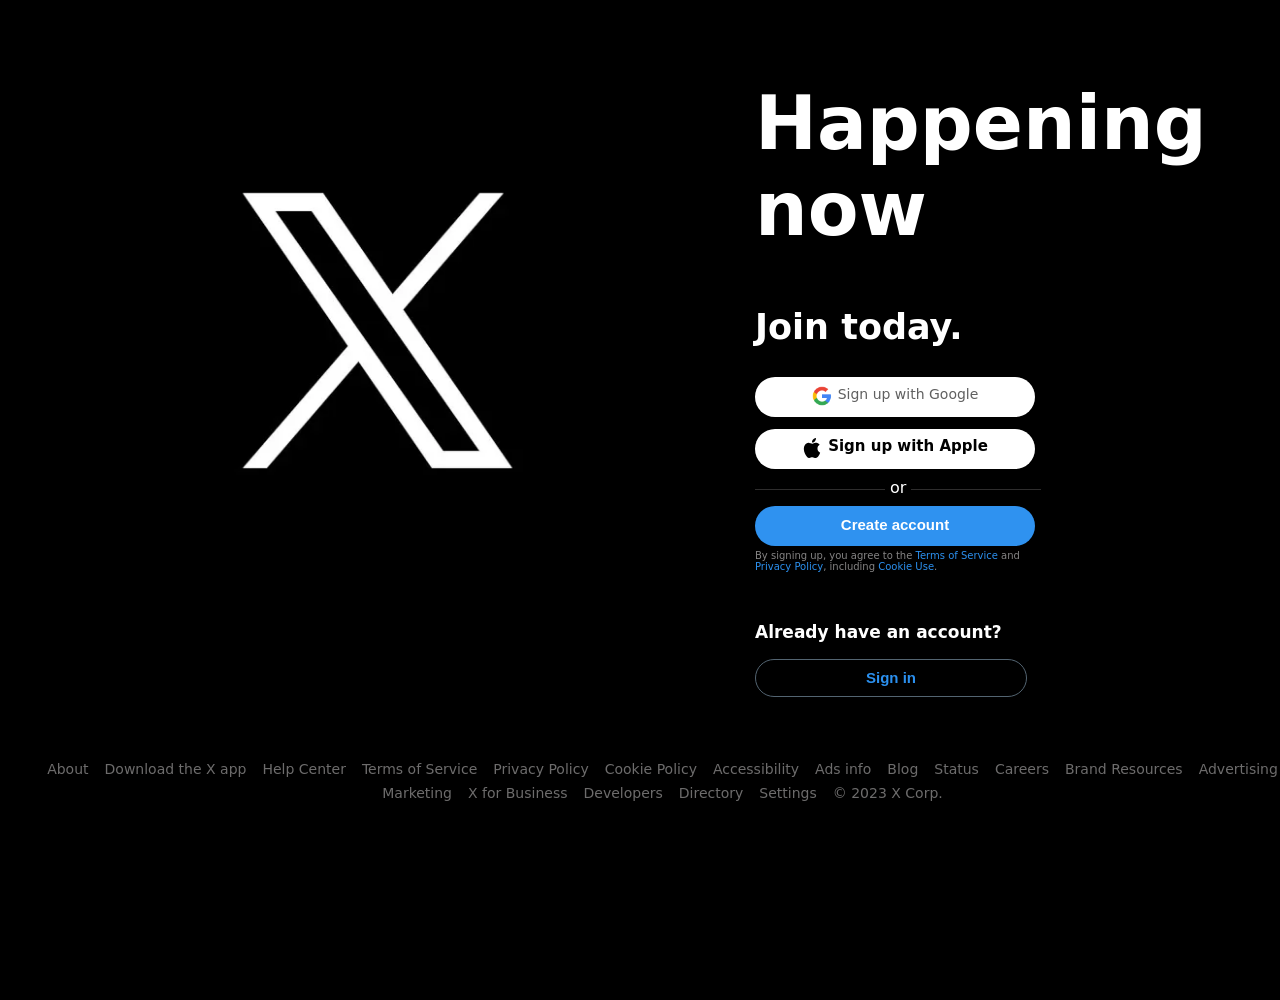
<file: Twitter-Project/index.html>
<!DOCTYPE html>
<html lang="en">
    <head>
        <meta charset="UTF-8">
        <meta name="viewport" content="width=device-width, initial-scale=1.0">
        <title>Twitter Clone</title>
        <link rel="icon" type="image/avif" href="Favicon-icon/Twitter.avif">
        <link rel="stylesheet" href="styles/01-top-section.css">
        <link rel="stylesheet" href="styles/03-footer.css">
        <link rel="stylesheet" href="styles/02-middle-section.css">
        <link rel="stylesheet" href="styles/Body.css">
    </head>
    <body>
        <!-- Yo chai twitter ko clone ho -->
        <div class="twitter-grid"> <!-- Yo chai main div ho yasle aaru div yas vitrw xa -->
            <div class="twitter-preview">
                <div class="twitter-logo"> <!-- yo div le twitter ko logo matrai hold garey ko xa -->
                    <img class="tweet-logo" src="logo/twitter.webp" alt="">
                </div>
                <div class="side-now">  <!-- ani yo div le chai tyo login wala section lai hold garey ko xa, jastai ki google ko signin rw apple sanga login  -->
                    <span class="happening">Happening now</span>
                    <span class="join">Join today.</span>
                    <div class="google-login-box">
                        <span>
                            <img class="google-logo" src="logo/google.webp" alt="Google-Logo">
                        </span>
                        <span class="Google-sign-up">
                            Sign up with Google
                        </span>
                    </div>
                    <div class="apple-login-box">
                        <span>
                            <a href=""><img class="google-logo" src="logo/apple-logo.svg" alt="Apple-Logo"></a>
                        </span>
                        <span class="Apple-sign-up">
                            Sign up with Apple
                        </span>
                    </div>
                    <div class="or-box">
                        <div class="empty"> </div>
                        <div class="or">or</div>
                        <div class="empty"></div>
                    </div>
                    <button class="create">Create account</button> <!-- yo div ma account create garni dekhi liyerw already account xa ki nai vaney wala section matrw hold garey ko xa -->
                    <div class="agreement">
                        By signing up, you agree to the <a href="" class="service">Terms of Service</a> and <a href="" class="service">Privacy Policy</a>, including <a href="" class="service">Cookie Use</a>.
                    </div>
                    <div class="already-account">
                        <p class="text-already-account">Already have an account?</p>
                        <button class="Sign-in-button">Sign in</button>
                    </div>
                </div>
            </div>
        </div>
            <!-- Yasma chai page ko tala ko nav haru sabai add xa -->
        <nav class="footer">
            <a href="" class="footer-button first-footer-button">About</a>
            <a href="" class="footer-button">Download the X app</a>
            <a href="" class="footer-button">Help Center</a>
            <a href="" class="footer-button">Terms of Service</a>
            <a href="" class="footer-button">Privacy Policy</a>
            <a href="" class="footer-button">Cookie Policy</a>
            <a href="" class="footer-button">Accessibility</a>
            <a href="" class="footer-button">Ads info</a>
            <a href="" class="footer-button">Blog</a>
            <a href="" class="footer-button">Status</a>
            <a href="" class="footer-button">Careers</a>
            <a href="" class="footer-button">Brand Resources</a>
            <a href="" class="footer-button">Advertising</a>
            <a href="" class="footer-button">Marketing</a>
            <a href="" class="footer-button">X for Business</a>
            <a href="" class="footer-button">Developers</a>
            <a href="" class="footer-button">Directory</a>
            <a href="" class="footer-button">Settings</a>
            <a href="" class="footer-button last-footer-button">&copy; 2023 X Corp.</a>
        </nav>
    </body>
</html>
</file>
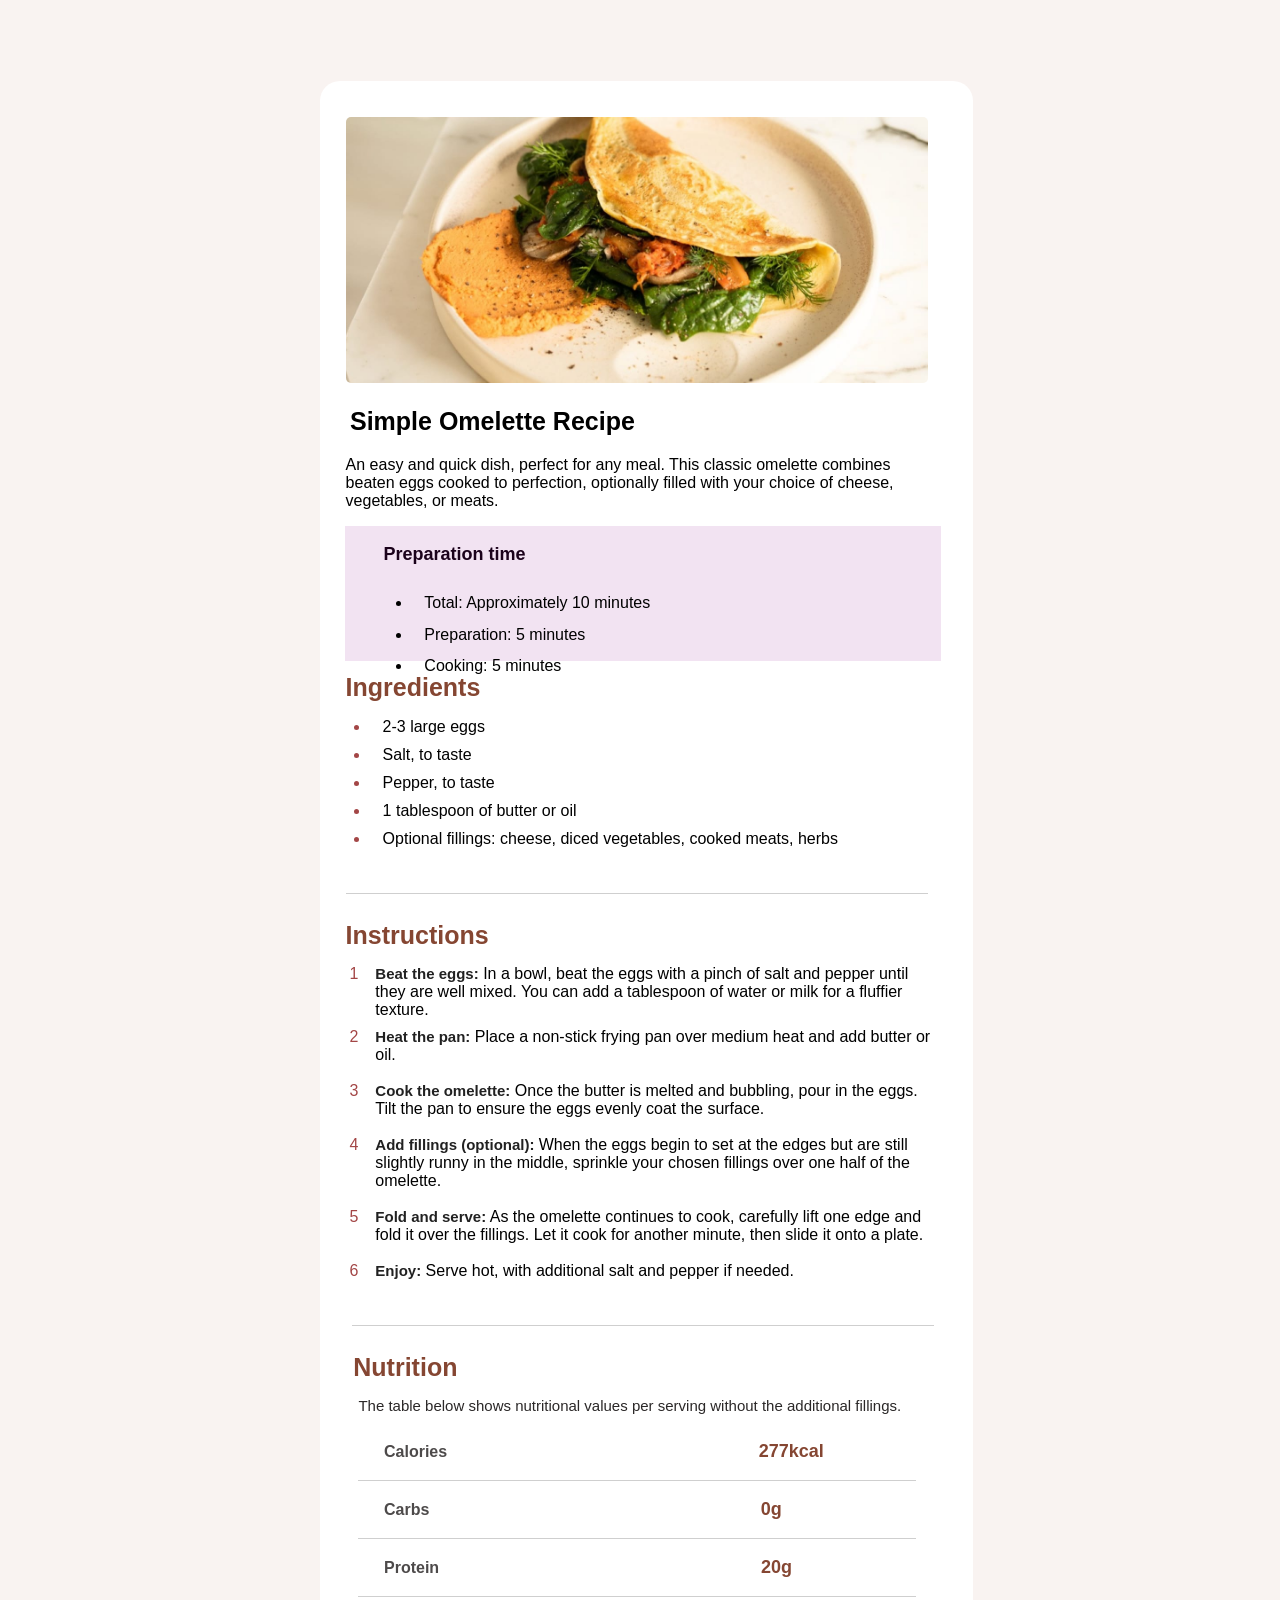
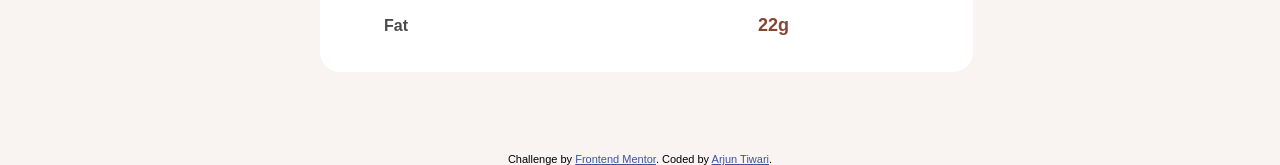
<file: index/index/index.html>
<!DOCTYPE html>
<html lang="en">
<head>
  <meta charset="UTF-8">
  <meta name="viewport" content="width=device-width, initial-scale=1.0"> <!-- displays site properly based on user's device -->

  <link rel="icon" type="image/png" sizes="32x32" href="../assets/images/favicon-32x32.png">
  <link rel="stylesheet" href="../styles/normal.css">
  
  <title>Frontend Mentor | Recipe page</title>

  <!-- Feel free to remove these styles or customise in your own stylesheet 👍 -->
  <style>

  </style>
</head>
<body>
  <div class="full-page-body-part">
    <div class="recipe-introduction">
      <div class="omelette-image">
        <img class="omelette-image" src="../assets/images/image-omelette.jpeg" alt="omelette-image">
      </div>
      <p class="simple-omelette-text">Simple Omelette Recipe</p>
      <p class="recipe-introduction-text">An easy and quick dish, perfect for any meal. This classic omelette combines beaten eggs cooked to perfection, optionally filled with your choice of cheese, vegetables, or meats.</p>
      <div class="preparation-detail">
        <div class="allItem-warp">
          <div class="preparation-time-text">
            Preparation time
          </div>
          <div class="preparation-list">
            <ul>
              <li>
                Total: Approximately 10 minutes
              </li>
              <li>
                Preparation: 5 minutes
              </li>
              <li>
                Cooking: 5 minutes
              </li>
            </ul>
          </div>
        </div>
        <div class="ingredients">
          <div class="ingredients-text">
            Ingredients
          </div>
          <div class="ingredients-list">
            <ul>
              <li>
                <span>2-3 large eggs</span>                
              </li>
              <li>
                <span>Salt, to taste</span>                
              </li>
              <li>
                <span>Pepper, to taste</span>                
              </li>
              <li>
                <span>1 tablespoon of butter or oil</span>                
              </li>
              <li>
                <span>Optional fillings: cheese, diced vegetables, cooked meats, herbs</span>                
              </li>
            </ul>
          </div>
        </div>
        <div class="borderline"></div>
        <div class="instruction">
          <div class="instruction-heading">Instructions</div>
          <div class="step-by-step-instruction">
            <div class="beat-egg">
              <div>1</div>
              <div class="beat-egg-process"><span class="beat">Beat the eggs:</span> In a bowl, beat the eggs with a pinch of salt and pepper until they are well mixed. 
                You can add a tablespoon of water or milk for a fluffier texture.</div>
            </div>
            <div class="beat-egg">
              <div>2</div>
              <div class="beat-egg-process"><span class="beat">Heat the pan:</span> Place a non-stick frying pan over medium heat and add butter or oil.</div>
            </div>
            <div class="beat-egg">
              <div>3</div>              
              <div class="beat-egg-process"><span class="beat">Cook the omelette:</span> Once the butter is melted and bubbling, pour in the eggs. Tilt the pan to ensure 
                the eggs evenly coat the surface.</div>
            </div>
            <div class="beat-egg">
              <div>4</div>              
              <div class="beat-egg-process"><span class="beat">Add fillings (optional): </span>When the eggs begin to set at the edges but are still slightly runny in the 
                middle, sprinkle your chosen fillings over one half of the omelette.</div>
            </div>
            <div class="beat-egg">
              <div>5</div>              
              <div class="beat-egg-process"><span class="beat">Fold and serve:</span> As the omelette continues to cook, carefully lift one edge and fold it over the 
                fillings. Let it cook for another minute, then slide it onto a plate.</div>
            </div>
            <div class="beat-egg">
              <div>6</div>              
              <div class="beat-egg-process"><span class="beat">Enjoy:</span> Serve hot, with additional salt and pepper if needed.</div>
            </div>
          </div>
          <div class="borderline1"></div>
          <div class="nutrition-table">
            <div class="nutrition-heading">Nutrition</div>
            <div class="table-intro">
              The table below shows nutritional values per serving without the additional fillings.
            </div>
            <div class="calories-count">
              <span class="calories">Calories</span>
              <span class="calories-gram">277kcal</span>
              <div class="borderline2"></div>
              <div class="carbs-all-wrap">
                <span class="carbs"> Carbs</span>
                <span  class="carbs-gram">0g</span>
              </div>
              <div class="borderline3"></div>
              <div class="protein-count">
                <span class="protein">Protein</span>
                <span  class="protein-gram">20g</span>
              </div>
              <div class="borderline4"></div>
              <div class="fat-count">
                <span class="fat">Fat</span>
                <span class="fat-gram">22g</span>
              </div>
            </div>
          </div>
        </div>
      </div>
    </div>
  </div>

  <div class="nothing">
    <div class="checking1"></div>
    <div class="checking2"></div>
    <div class="checking3"></div>
    <div class="checking4"></div>
    <div class="checking5"></div>
    <div class="checking6"></div>
  </div>

  <div class="attribution">
    Challenge by <a href="https://www.frontendmentor.io?ref=challenge" target="_blank">Frontend Mentor</a>. 
    Coded by <a href="#">Arjun Tiwari</a>.
  </div>
</body>
</html>
</file>
<file: Twitter-Project/styles/01-top-section.css>
.twitter-preview{
  display: flex;
}
.tweet-logo{
  height: 290px;
  width: 395px;
  object-fit: cover;
  margin-top: 185px;
  margin-left: 180px;
  object-fit: cover;
}
.side-now{
  margin-left: 180px;
}
.happening{
  margin-top: 80px;
  display: flex;
  font-size: 74px;
  font-weight: bold;
  line-height: -1.5px;
}
.join{
  display: flex;
  font-weight: bold;
  margin-top: 55px;
  font-size: 35px;
}
</file>
<file: Twitter-Project/styles/03-footer.css>
.footer{
  display: flex;
  align-items: stretch;
  flex-direction: row;
  justify-content: center;
  width: 1317px;
  height: 48px;
  margin-top: 60px;
  flex-wrap: wrap;
}
.footer-button{
  font-size: 14px;
  text-decoration: none;
  margin: 4px;
  margin-left: 12px;
  color: rgb(109, 108, 108);
}
.footer-button:hover{
  text-decoration: underline;
}
</file>
<file: Twitter-Project/styles/02-middle-section.css>
.apple-login-box,
.google-login-box{
    display: flex;
    justify-content: center;
    align-items: center;
    border-radius: 25px;
    height: 40px;
    width: 280px;
    background-color: white;
    margin-top: 30px;
    cursor: pointer;
}
.apple-login-box{
    margin-top: 12px;
}
.apple-logo,
.google-logo{
    height: 20px;
    width: 20px;
    margin-right: 6px;
    margin-bottom: -1.5px;
    object-fit: cover;
}
.apple-logo{
    height: 30px;
    width: 30px;
}
.Apple-sign-up,
.Google-sign-up{
    color: rgb(96, 96, 96);
    font-weight: 500;
    font-size: 14px;
    margin-bottom: 6px;
}
.Apple-sign-up{
    color: black;
    font-size: 15px;
    font-weight: 700;
}
.apple-login-box{
    cursor: pointer;
    transition: 2s;
}
.apple-login-box:hover{
    background-color: rgb(240, 240, 240);
}
.or-box{
    display: flex;
    margin-top: 4px;
    margin-bottom: 4px;
    align-items: center;
}
.empty{
    height: 1px;
    width: 130px;
    background-color: rgb(46, 45, 45);
    margin-top: 4px;
    z-index: 1;
}
.or{
    padding: 5px;
    background-color: black;
    z-index: 2;
}
.create{
    display: flex;
    justify-content: center;
    align-items: center;
    height: 40px;
    width: 280px;
    border: none;
    border-radius: 25px;
    font-size: 15px;
    padding-bottom: 5px;
    font-weight: 700;
    color: white;
    background-color: rgba(50, 156, 255, 0.941);
    cursor: pointer;
    transition: 0.4s;
}
.create:hover{
    background-color: rgb(33, 143, 246);
}
.agreement{
    font-weight: 500;
    width: 280px;
    margin-top: 4px;
    font-size: 10px;
    color: rgb(133, 132, 132);
}
.service{
    text-decoration: none;
    color: rgb(43, 144, 239);
}
.service:hover{
    text-decoration: underline;
}
.already-account{
    margin-top: 50px;
}
.text-already-account {
    font-weight: 700;
    font-size: 17px;
    text-decoration-style: solid;
}
.Sign-in-button {
    font-weight: 700;
    font-size: 15px;
    background-color: transparent;
    color: rgb(43, 144, 239);
    border: 1px solid rgb(83, 100, 113);
    padding: 8px 110px;
    align-items: center;
    border-radius: 30px;
    line-height: 20px;
    cursor: pointer;
    transition: 0.4s;
}
.Sign-in-button:hover {
    background-color:rgba(43, 183, 239, 0.109);
}
</file>
<file: Twitter-Project/styles/Body.css>
body{
  margin: 0;
  font-family: Robot, Arial;
  background-color: black;
  color: white;
  height: 1000px;
  font-family: system-ui, -apple-system, BlinkMacSystemFont, 'Segoe UI', Roboto, Oxygen, Ubuntu, Cantarell, 'Open Sans', 'Helvetica Neue', sans-serif;
}
</file>
<file: index/styles/normal.css>
body{
  margin: 0;
  padding: 0;
  font-family: sans-serif;
  background-color: rgba(221, 190, 178, 0.178);
}
.full-page-body-part{
  margin-top: 9vh;
  margin-bottom: 9vh;
  margin-left: 25vw;
  margin-right: 24vw;
  background-color: white;
  border-radius: 20px;
}
.recipe-introduction{
  /* padding: 4vh 2vw; */
  padding-top: 4vh;
  padding-bottom: 4vh;
  /* padding-left: 0vw; */
  padding-right: 0.50vw;
}
.omelette-image{
  margin-left: 1vw;
  width: 45.5vw;
  border-radius: 5px;
}
.simple-omelette-text{
  font-family: sans-serif;
  font-size: 25px;
  font-weight: bold;
  margin-top: 20px;
  margin-left: 30px;
  margin-bottom: 20px;
}
.recipe-introduction-text{
  font-family: sans-serif;
  margin-top: 10px;
  margin-left: 2vw;
  margin-right: 2vw;

}
/* .preparation-detail{
} */
.allItem-warp{
  position: relative;
  margin: 12px 25px;
  background-color: rgba(163, 52, 163, 0.137);
  height: 135px;
}
.preparation-time-text{
  position: absolute;
  margin-top: 2vh;
  margin-left: 3vw;
  font-weight: bold;
  font-size: 18px;
  color: rgb(27, 2, 27);
}
.preparation-list{
  position: absolute;
  padding: 0;
  margin-top: 5vh;
  margin-left: 3.2vw;
}
.preparation-list ul{
  padding-left: 2vw;
}
.preparation-list ul li{
  line-height: 3.5vh;
  padding-left: 1vw;
}
.ingredients{
  display: block;
  margin-left: 2vw;
  margin-bottom: 4vh;
  color: rgb(163, 70, 70);
}
.nutrition-heading,
.instruction-heading,
.ingredients-text{
  font-family: sans-serif;
  font-size: 25px;
  font-weight: bold;
  margin-bottom: 15px;
  color: hsl(14, 45%, 36%);
}
.ingredients-list ul{
  color: rgb(163, 70, 70);
  padding-left: 24px;
}
.ingredients-list ul li span {
  display: flex;
  justify-content: space-between;
  padding-left: 13px;
  margin-top: 0px;
  margin-bottom: 10px;
  color: black;
}
.borderline1,
.borderline2,
.borderline3,
.borderline4,
.borderline{
  display: flex;
  justify-items: center;
  margin-left: 2vw;
  margin-top: 5vh;
  width: 45.5vw;
  height: 1px;
  background-color: rgb(207, 207, 207);
}
.instruction{
  margin-left: 2vw;
  margin-top: 3vh;
  margin-bottom: 3vhpx;
}
/* .instruction-heading{
  color: rgb(163, 70, 70);
  font-size: 20px;
  font-weight: bold;
  margin-bottom: 15px;
} */
.step-by-step-instruction{
  display: grid;
  grid-template-rows: 5vh;
  row-gap: 2vh;
}
.beat-egg{
  display: flex;
  width: 46vw;
}
.beat-egg-process{
  line-height: 18px;
}
.beat-egg div:nth-child(1){
  line-height: 18px;
  margin-left: 0.3vw;
  margin-right: 17px;
  color: rgb(163, 70, 70);
}
.beat-egg-process span{
  font-weight: 600;
  font-size: 15px;
  color: rgba(0, 0, 0, 0.87);
}
.beat-egg-process div{
  margin-bottom: 4vh;
}
.borderline1{
  margin-left: 0.5vw;
}
.nutrition-table{
  margin-left: 1vw;
  margin-top: 3vh;
}
.nutrition-heading{
  margin-left: -0.4vw;
}
.table-intro{
  margin-bottom: 3vh;
  font-size: 15px;
  font-weight: 500;
  color: rgb(43, 40, 40);
}
.borderline2,
.borderline3,
.borderline4{
  margin-top: 2vh;
  margin-bottom: 2vh;
  margin-left: 0;
  margin-right: 3vw;
  width: 43.6vw;
}
.calories,
.carbs,
.protein,
.fat{
  margin-left: 2vw;
  font-weight: 600;
  font-size: 16px;
  color: rgb(77, 74, 74);
}
.calories-gram,
.carbs-gram,
.fat-gram,
.protein-gram{
  margin-left: 24vw;
  font-weight: 600;
  font-size: 18px;
  color: hsl(14, 45%, 36%);
}
.carbs-gram{
  margin-left: 25.55vw;
}

.protein-gram{
  margin-left: 24.8vw;
}
.fat-gram{
  margin-left: 27vw;
}

@media (max-width: 1220px){
  .step-by-step-instruction{
    display: grid;
    grid-template-rows: 10vh;
  }
  .fat-gram{
    margin-left: 27vw;
  }
  .carbs-gram{
    margin-left: 25vw;
  }
  .protein-gram{
    margin-left: 24vw;
  }
  .calories-gram{
    margin-left: 23vw;
  }
}

@media (min-width: 450px) and (max-width: 549px) {
  .full-page-body-part{
    margin-top: 7vh;
    margin-bottom: 9vh;
    margin-left: 10vw;
    margin-right: 10vw;
  }
  .recipe-introduction{
    padding-top: 4vh;
    padding-right: 2vw;
    padding-bottom: 4vh;
    padding-left: 2.5vw;
  }
  .omelette-image{
    width: 68vw;
  }
  .simple-omelette-text{
    margin-top: 20px;
    margin-left: 2.8vw;
    margin-bottom: 12px;
  }
  .borderline1,
  .borderline2,
  .borderline3,
  .borderline4,
  .borderline{
    width: 66vw;
  }
  .allItem-warp{
    margin-top: 2vh;
    margin-left: 2.5vw;
  }
  .nutrition-heading,
  .instruction-heading,
  .ingredients-text{
    margin-left: 0.9vw;
  }
  .table-intro{
    margin-right: 1.5vw;
  }
  .step-by-step-instruction{
    display: grid;
    grid-template-rows: 18vh;
  }
  .fat-gram{
    margin-left: 30.5vw;
  }
  .carbs-gram{
    margin-left: 25.5vw;
  }
  .protein-gram{
    margin-left: 23.5vw;
  }
  .calories-gram{    
  margin-left: 22vw;
  }
}
@media (min-width: 550px) and (max-width: 649px) {
  .full-page-body-part{
    margin-top: 7vh;
    margin-bottom: 9vh;
    margin-left: 15vw;
    margin-right: 13vw;
  }
  .recipe-introduction{
    padding-top: 4vh;
    padding-bottom: 4vh;
    padding-left: 1.7vw;
  }
  .omelette-image{
    width: 60.5vw;
  }
  .simple-omelette-text{
    margin-top: 20px;
    margin-left: 2.8vw;
    margin-bottom: 12px;
  }
  .borderline1,
  .borderline2,
  .borderline3,
  .borderline4,
  .borderline{
    width: 61vw;
  }
  .allItem-warp{
    margin-top: 2vh;
    margin-left: 2.5vw;
  }
  .nutrition-heading,
  .instruction-heading,
  .ingredients-text{
    margin-left: 0.9vw;
  }
  .table-intro{
    margin-right: 1.5vw;
  }
  .step-by-step-instruction{
    display: grid;
    grid-template-rows: 15vh;
  }
  .fat-gram{
    margin-left: 29vw;
  }
  .protein-gram{
    margin-left: 23.5vw;
  }
  .calories-gram{    
  margin-left: 22vw;
  }
}
@media (min-width: 650px) and (max-width: 749px) {
  .full-page-body-part{
    margin-top: 9vh;
    margin-bottom: 9vh;
    margin-left: 20vw;
    margin-right: 18.5vw;
  }
  .recipe-introduction{
    padding-top: 4vh;
    padding-bottom: 4vh;
    padding-left: 1vw;
  }
  .omelette-image{
    margin-left: 1.3vw;
    width: 52vw;
    border-radius: 5px;
  }
  .simple-omelette-text{
    margin-top: 20px;
    margin-left: 2.9vw;
    margin-bottom: 15px;
  }
  .recipe-introduction-text{
    font-family: sans-serif;
    margin-left: 2vw;
    margin-right: 2vw;

  }
  .borderline1,
  .borderline2,
  .borderline3,
  .borderline4,
  .borderline{
    width: 49vw;
  }
  .allItem-warp{
    position: relative;
    margin-top: 2vh;
    margin-left: 2.5vw;
  }
  .nutrition-heading,
  .instruction-heading,
  .ingredients-text{
    margin-left: 1vw;
  }
  .table-intro{
    margin-right: 1.5vw;
  }
  .step-by-step-instruction{
    display: grid;
    grid-template-rows: 13vh;
  }
  .fat-gram{
    margin-left: 29vw;
  }
  .protein-gram{
    margin-left: 24.4vw;
  }
  .calories-gram{    
  margin-left: 23vw;
  }
}

@media (min-width: 750px) and (max-width: 969px) {
  .borderline1,
  .borderline2,
  .borderline3,
  .borderline4,
  .borderline{
    width: 43.5vw;
  }
  .step-by-step-instruction{
    display: grid;
    grid-template-rows: 12vh;
  }
  .fat-gram{
    margin-left: 27.5vw;
  }
  .protein-gram{
    margin-left: 24.2vw;
  }
  .calories-gram{    
  margin-left: 23vw;
  }
}


@media (min-height: 200px) and (max-height: 300px){
  .preparation-list ul li{
    padding-top: 4.2vh;
    /* padding-bottom: 1vh; */
  }
  .step-by-step-instruction{
    display: grid;
    grid-template-rows: 15vh;
  }
  .calories-gram{
    margin-left: 23.5vw;
  }
  .carbs-gram{
    margin-left: 25vw;
  }
  .protein-gram{
    margin-left: 24.4vw;
  }  
  .fat-gram{
    margin-left: 26.5vw;
  }
}

@media (min-height: 300px) and (max-height: 410px){
  .step-by-step-instruction{
    display: grid;
    grid-template-rows: 12vh;
  }
  .calories-gram{
    margin-left: 23.5vw;
  }
  .carbs-gram{
    margin-left: 25vw;
  }
  .protein-gram{
    margin-left: 24.4vw;
  }  
  .fat-gram{
    margin-left: 26.5vw;
  }
  .preparation-list ul li{
    padding-top: 3vh;
    /* padding-bottom: 1vh; */
  }
}

@media (min-height: 410px) and (max-height: 550px){
  .step-by-step-instruction{
    display: grid;
    grid-template-rows: 7.5vh;
  }
  .calories-gram{
    margin-left: 23.5vw;
  }
  .carbs-gram{
    margin-left: 25vw;
  }
  .protein-gram{
    margin-left: 24.4vw;
  }  
  .fat-gram{
    margin-left: 26.5vw;
  }
  .preparation-list ul li{
    padding-top: 1vh;
    /* padding-bottom: 1vh; */
  }
}

.attribution { font-size: 11px; text-align: center; }
.attribution a { color: rgb(62, 82, 163); }
</file>
